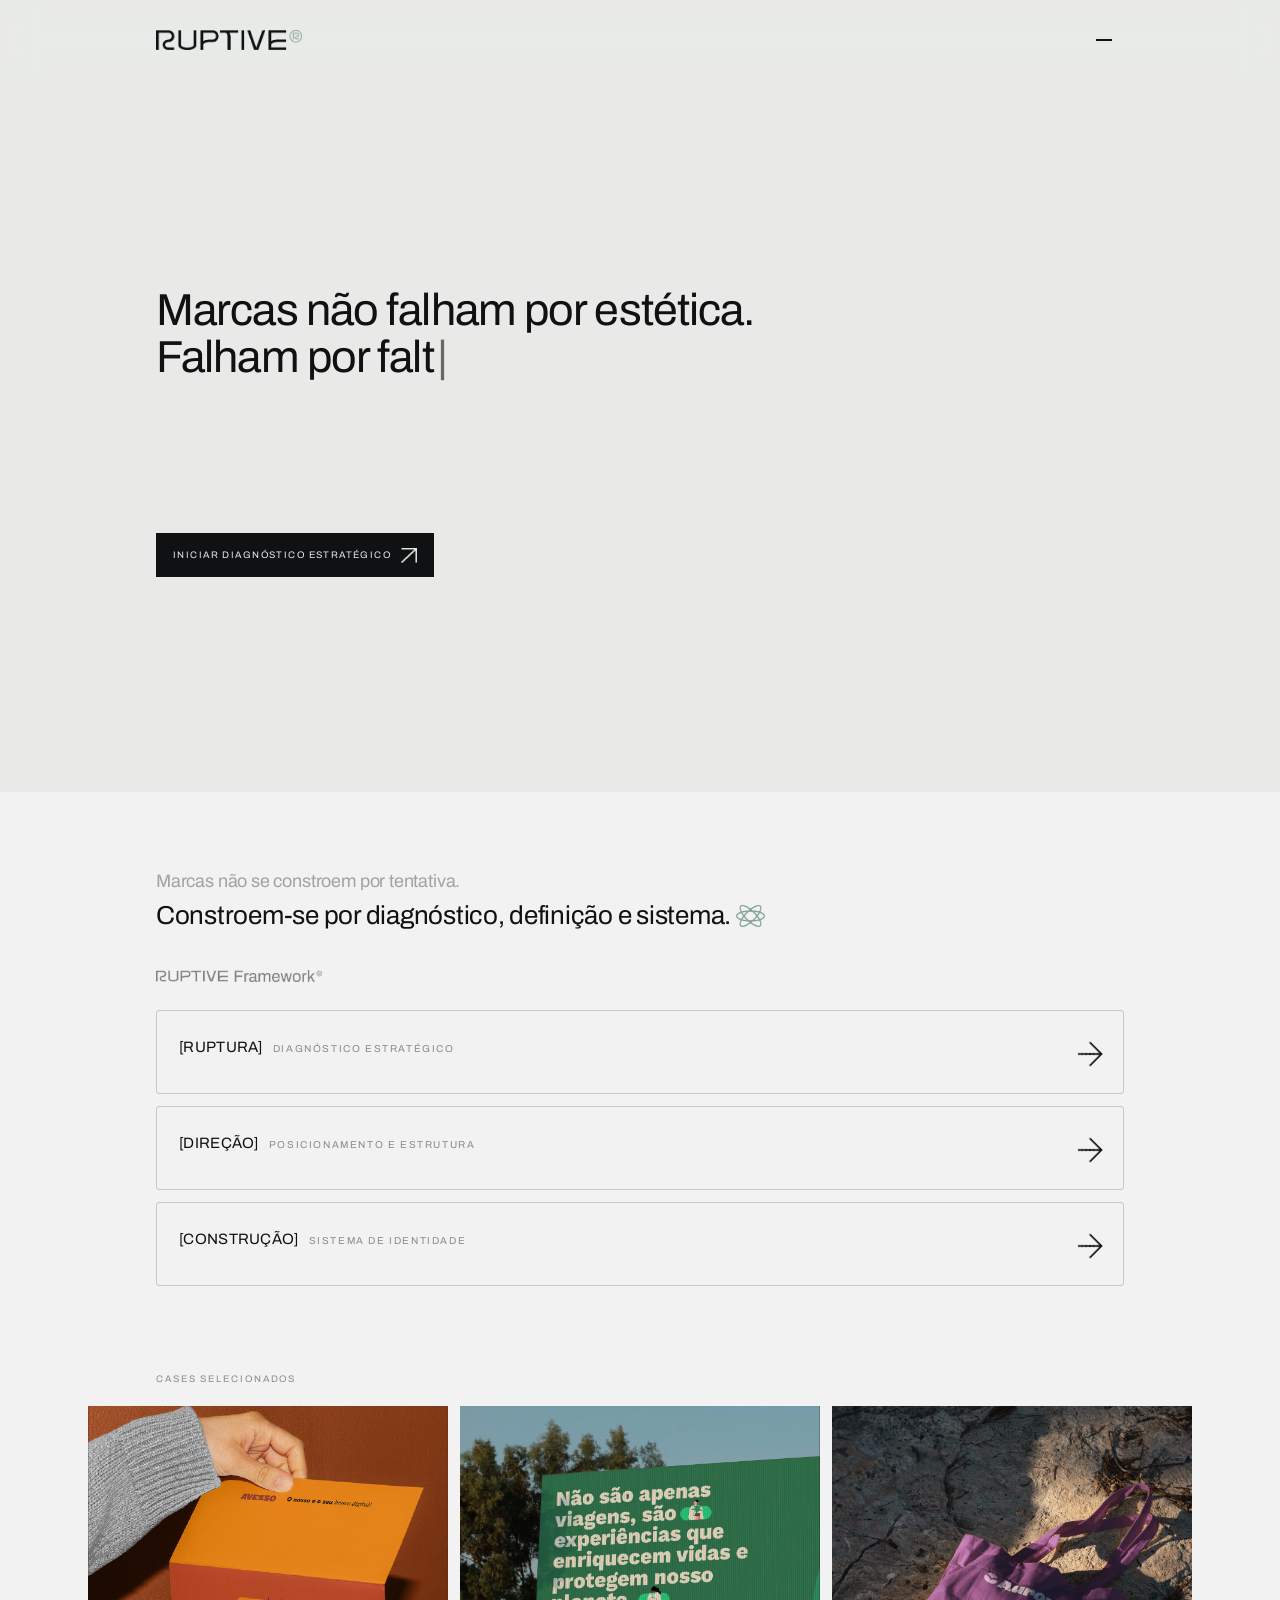
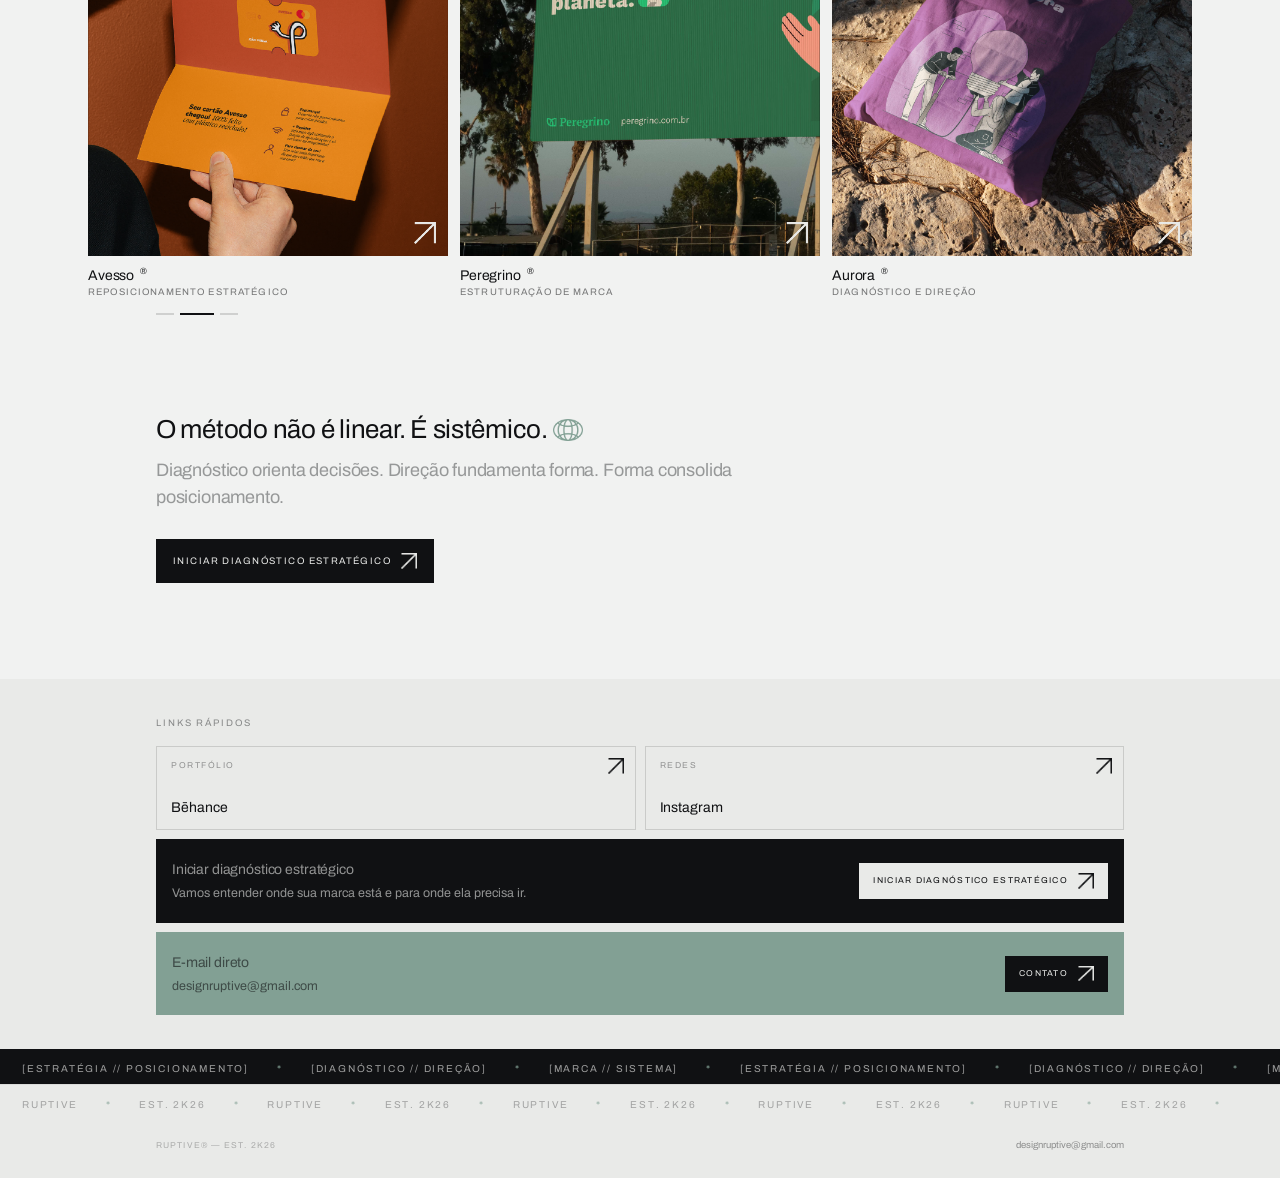
<file: index.html>
<!DOCTYPE html>
<html lang="pt-BR">
<head>
<meta charset="UTF-8">
<meta name="viewport" content="width=device-width, initial-scale=1.0">
<title>RUPTIVE</title>
<link rel="icon" type="image/png" href="src/favicon.png">
<link rel="preconnect" href="https://fonts.googleapis.com">
<link rel="preconnect" href="https://fonts.gstatic.com" crossorigin>
<link href="https://fonts.googleapis.com/css2?family=Archivo&display=swap" rel="stylesheet">
<link rel="stylesheet" href="index.css">
</head>
<body>

<div class="overlay" id="overlay"></div>

<nav class="nav-drawer" id="drawer">
  <button class="nav-drawer-close" id="drawerClose">&#x2715;</button>
  <a href="#method" id="navMethod">M&#xE9;todo</a>
  <a href="#cases" id="navCases">Cases</a>
  <a href="#contact" id="navContact">Contato</a>
  <a href="diagnostico.html" id="navDiag">Iniciar diagn&#xF3;stico</a>
</nav>

<header>
  <div class="hdr">
    <a class="logo" href="#"><img id="navLogo" src="src/logo.png" alt="RUPTIVE"></a>
    <button class="ham" id="ham" aria-label="Abrir menu">
      <span></span><span></span><span></span>
    </button>
  </div>
</header>

<section class="hero">
  <div class="col">
    <h1><span id="heroType" data-text="Marcas n&#xE3;o falham por est&#xE9;tica.|| Falham por falta de dire&#xE7;&#xE3;o.">Marcas n&#xE3;o falham por est&#xE9;tica. Falham por falta de dire&#xE7;&#xE3;o.</span><span class="type-cursor" id="typeCursor">|</span><img class="title-icon" id="heroIcon" src="src/icon6.png" alt=""></h1>
    <p class="hero-sub sub-reveal"><span id="heroSubType" data-text="Diagn&#xF3;stico, posicionamento e estrutura.">Diagn&#xF3;stico, posicionamento e estrutura.</span><span class="type-cursor" id="subCursor">|</span></p>
    <a href="diagnostico.html" class="btn hero-cta btn-reveal">
      Iniciar diagn&#xF3;stico estrat&#xE9;gico
      <span class="sq"><img class="arr-w" src="src/seta-w.png" alt=""><img class="arr-b" src="src/seta-b.png" alt=""></span>
    </a>
  </div>
  <div class="hero-arrow" aria-hidden="true">
    <img src="src/seta-b.png" alt="">
  </div>
</section>

<section id="method" class="section-alt section-split reveal-item">
  <div class="col">
    <div class="framework-title">
      <div class="ft-top reveal-item">Marcas n&#xE3;o se constroem por tentativa.</div>
      <div class="ft-main reveal-item">Constroem-se por diagn&#xF3;stico, defini&#xE7;&#xE3;o e sistema.<img src="src/icon3.png" alt=""></div>
    </div>
    <div class="framework-head">
      <img class="framework-logo reveal-item" src="src/framework.png" alt="RUPTIVE Framework">
    </div>
    <div class="method-list">
      <div class="method-item reveal-item" data-open="false">
        <div class="method-head">
          <div class="method-left">
            <div>
              <div class="method-name">[RUPTURA]<span class="method-subtitle">Diagn&#xF3;stico Estrat&#xE9;gico</span></div>
              <div class="method-desc">Investiga&#xE7;&#xE3;o aprofundada do neg&#xF3;cio e do cen&#xE1;rio competitivo para identificar desalinhamentos e oportunidades.</div>
            </div>
          </div>
          <div class="method-toggle">
            <img class="method-arrow" src="src/seta-b.png" alt="">
          </div>
        </div>
        <div class="method-body">
          <div class="method-content">
            <ul class="method-bullets">
              <li>Entrevista estrat&#xE9;gica</li>
              <li>Identifica&#xE7;&#xE3;o de inconsist&#xEA;ncias</li>
              <li>Mapeamento de diferencia&#xE7;&#xE3;o</li>
              <li>An&#xE1;lise comparativa de mercado</li>
            </ul>
          </div>
        </div>
      </div>
      <div class="method-item reveal-item" data-open="false">
        <div class="method-head">
          <div class="method-left">
            <div>
              <div class="method-name">[DIRE&#xC7;&#xC3;O]<span class="method-subtitle">Posicionamento e Estrutura</span></div>
              <div class="method-desc">Transforma&#xE7;&#xE3;o de informa&#xE7;&#xE3;o em decis&#xF5;es estruturadas de posicionamento.</div>
            </div>
          </div>
          <div class="method-toggle">
            <img class="method-arrow" src="src/seta-b.png" alt="">
          </div>
        </div>
        <div class="method-body">
          <div class="method-content">
            <ul class="method-bullets">
              <li>Proposta de valor</li>
              <li>Direcionamento verbal</li>
              <li>Territ&#xF3;rio conceitual</li>
              <li>P&#xFA;blico priorit&#xE1;rio</li>
              <li>Pilares estrat&#xE9;gicos</li>
            </ul>
          </div>
        </div>
      </div>
      <div class="method-item reveal-item" data-open="false">
        <div class="method-head">
          <div class="method-left">
            <div>
              <div class="method-name">[CONSTRU&#xC7;&#xC3;O]<span class="method-subtitle">Sistema de Identidade</span></div>
              <div class="method-desc">Materializa&#xE7;&#xE3;o da estrat&#xE9;gia em um sistema de marca coerente e consistente.</div>
            </div>
          </div>
          <div class="method-toggle">
            <img class="method-arrow" src="src/seta-b.png" alt="">
          </div>
        </div>
        <div class="method-body">
          <div class="method-content">
            <ul class="method-bullets">
              <li>Conceito visual fundamentado</li>
              <li>Sistema tipogr&#xE1;fico e crom&#xE1;tico</li>
              <li>Elementos gr&#xE1;ficos</li>
              <li>Aplica&#xE7;&#xF5;es priorit&#xE1;rias</li>
              <li>Guia estrat&#xE9;gico de uso</li>
            </ul>
          </div>
        </div>
      </div>
    </div>
  </div>
</section>

<section id="cases" class="section-split">
  <p class="sec-tag">Cases Selecionados</p>
  <div class="slider-out">
    <div class="slider-trk" id="sliderTrk">

      <!-- card 0: Avesso -->
      <div class="card card-reveal">
        <a href="https://www.behance.net/gallery/192336403/AVESSO-" target="_blank" rel="noopener" class="card-link">
          <div class="card-img">
            <img src="src/avesso.png" alt="Avesso">
            <span class="card-arr"><img src="src/seta-w.png" alt=""></span>
          </div>
          <div class="card-info">
            <div class="card-name">Avesso <span class="reg">&#xAE;</span></div>
            <div class="card-kind">Reposicionamento estrat&#xE9;gico</div>
          </div>
        </a>
      </div>

      <!-- card 1: Peregrino (initial center) -->
      <div class="card card-reveal">
        <a href="https://www.behance.net/gallery/184367747/Peregrino-" target="_blank" rel="noopener" class="card-link">
          <div class="card-img">
            <img src="src/peregrino.png" alt="Peregrino">
            <span class="card-arr"><img src="src/seta-w.png" alt=""></span>
          </div>
          <div class="card-info">
            <div class="card-name">Peregrino <span class="reg">&#xAE;</span></div>
            <div class="card-kind">Estrutura&#xE7;&#xE3;o de marca</div>
          </div>
        </a>
      </div>

      <!-- card 2: Aurora -->
      <div class="card card-reveal">
        <a href="https://www.behance.net/gallery/191677025/Aurora-" target="_blank" rel="noopener" class="card-link">
          <div class="card-img">
            <img src="src/aurora.png" alt="Aurora">
            <span class="card-arr"><img src="src/seta-w.png" alt=""></span>
          </div>
          <div class="card-info">
            <div class="card-name">Aurora <span class="reg">&#xAE;</span></div>
            <div class="card-kind">Diagn&#xF3;stico e dire&#xE7;&#xE3;o</div>
          </div>
        </a>
      </div>

    </div>
  </div>
  <div class="dots" id="dots">
    <button class="dot"    data-i="0"></button>
    <button class="dot on" data-i="1"></button>
    <button class="dot"    data-i="2"></button>
  </div>
</section>



<section class="dual-block section-alt section-split">
  <div class="col">
    <div class="dual-top">
      <div class="dual-title-wrap">
        <div class="dual-title reveal-item">O m&#xE9;todo n&#xE3;o &#xE9; linear. &#xC9; sist&#xEA;mico.<img src="src/icon10.png" alt=""></div>
        <div class="dual-sub reveal-item">Diagn&#xF3;stico orienta decis&#xF5;es. Dire&#xE7;&#xE3;o fundamenta forma. Forma consolida posicionamento.</div>
        <a href="diagnostico.html" class="btn hero-cta dual-cta btn-reveal reveal-item">
          Iniciar diagn&#xF3;stico estrat&#xE9;gico
          <span class="sq"><img class="arr-w" src="src/seta-w.png" alt=""><img class="arr-b" src="src/seta-b.png" alt=""></span>
        </a>
      </div>
    </div>
  </div>
</section>





<div class="shadow-divider"></div>

<section id="contact" class="section-split">
  <div class="col">
    <p class="sec-tag" style="padding:0;margin-bottom:0;">Links R&#xE1;pidos</p>
    <div class="links-grid">
      <a class="lk" href="https://www.behance.net/ruptive-design" target="_blank" rel="noopener">
        <span class="lk-label">Portf&#xF3;lio</span>
        <span class="lk-name">B&#x113;hance</span>
        <span class="lk-sq"><img class="arr-b" src="src/seta-b.png" alt=""><img class="arr-w" src="src/seta-w.png" alt=""></span>
      </a>
      <a class="lk" href="https://www.instagram.com/designruptive/" target="_blank" rel="noopener">
        <span class="lk-label">Redes</span>
        <span class="lk-name">Instagram</span>
        <span class="lk-sq"><img class="arr-b" src="src/seta-b.png" alt=""><img class="arr-w" src="src/seta-w.png" alt=""></span>
      </a>
    </div>
    <div class="strip dark">
      <div class="strip-txt">
        <strong>Iniciar diagn&#xF3;stico estrat&#xE9;gico</strong>
        Vamos entender onde sua marca est&#xE1; e para onde ela precisa ir.
      </div>
      <a href="diagnostico.html" class="strip-btn">
        Iniciar diagn&#xF3;stico estrat&#xE9;gico
        <span class="sq"><img class="arr-b" src="src/seta-b.png" alt=""><img class="arr-w" src="src/seta-w.png" alt=""></span>
      </a>
    </div>
    <div class="strip green">
      <div class="strip-txt">
        <strong>E-mail direto</strong>
        designruptive@gmail.com
      </div>
      <a href="mailto:designruptive@gmail.com" class="strip-btn">
        Contato
        <span class="sq"><img class="arr-b" src="src/seta-b.png" alt=""><img class="arr-w" src="src/seta-w.png" alt=""></span>
      </a>
    </div>
  </div>
</section>

<div class="ticker-block">
  <div class="tk-row r1">
    <div class="tk-in">
      <span>[ESTRAT&#xC9;GIA // POSICIONAMENTO]</span><span class="sep">*</span>
      <span>[DIAGN&#xD3;STICO // DIRE&#xC7;&#xC3;O]</span><span class="sep">*</span>
      <span>[MARCA // SISTEMA]</span><span class="sep">*</span>
      <span>[ESTRAT&#xC9;GIA // POSICIONAMENTO]</span><span class="sep">*</span>
      <span>[DIAGN&#xD3;STICO // DIRE&#xC7;&#xC3;O]</span><span class="sep">*</span>
      <span>[MARCA // SISTEMA]</span><span class="sep">*</span>
      <span>[ESTRAT&#xC9;GIA // POSICIONAMENTO]</span><span class="sep">*</span>
      <span>[DIAGN&#xD3;STICO // DIRE&#xC7;&#xC3;O]</span><span class="sep">*</span>
    </div>
  </div>
  <div class="tk-row r2">
    <div class="tk-in">
      <span>RUPTIVE</span><span class="sep">*</span><span>EST. 2K26</span><span class="sep">*</span>
      <span>RUPTIVE</span><span class="sep">*</span><span>EST. 2K26</span><span class="sep">*</span>
      <span>RUPTIVE</span><span class="sep">*</span><span>EST. 2K26</span><span class="sep">*</span>
      <span>RUPTIVE</span><span class="sep">*</span><span>EST. 2K26</span><span class="sep">*</span>
      <span>RUPTIVE</span><span class="sep">*</span><span>EST. 2K26</span><span class="sep">*</span>
    </div>
  </div>
</div>

<footer>
  <div class="ftr">
    <span class="ftr-copy">RUPTIVE&#xAE; &#x2014; Est. 2K26</span>
    <a href="mailto:designruptive@gmail.com" class="ftr-mail">designruptive@gmail.com</a>
  </div>
</footer>

<script src="index.js"></script>
</body>
</html>
</file>
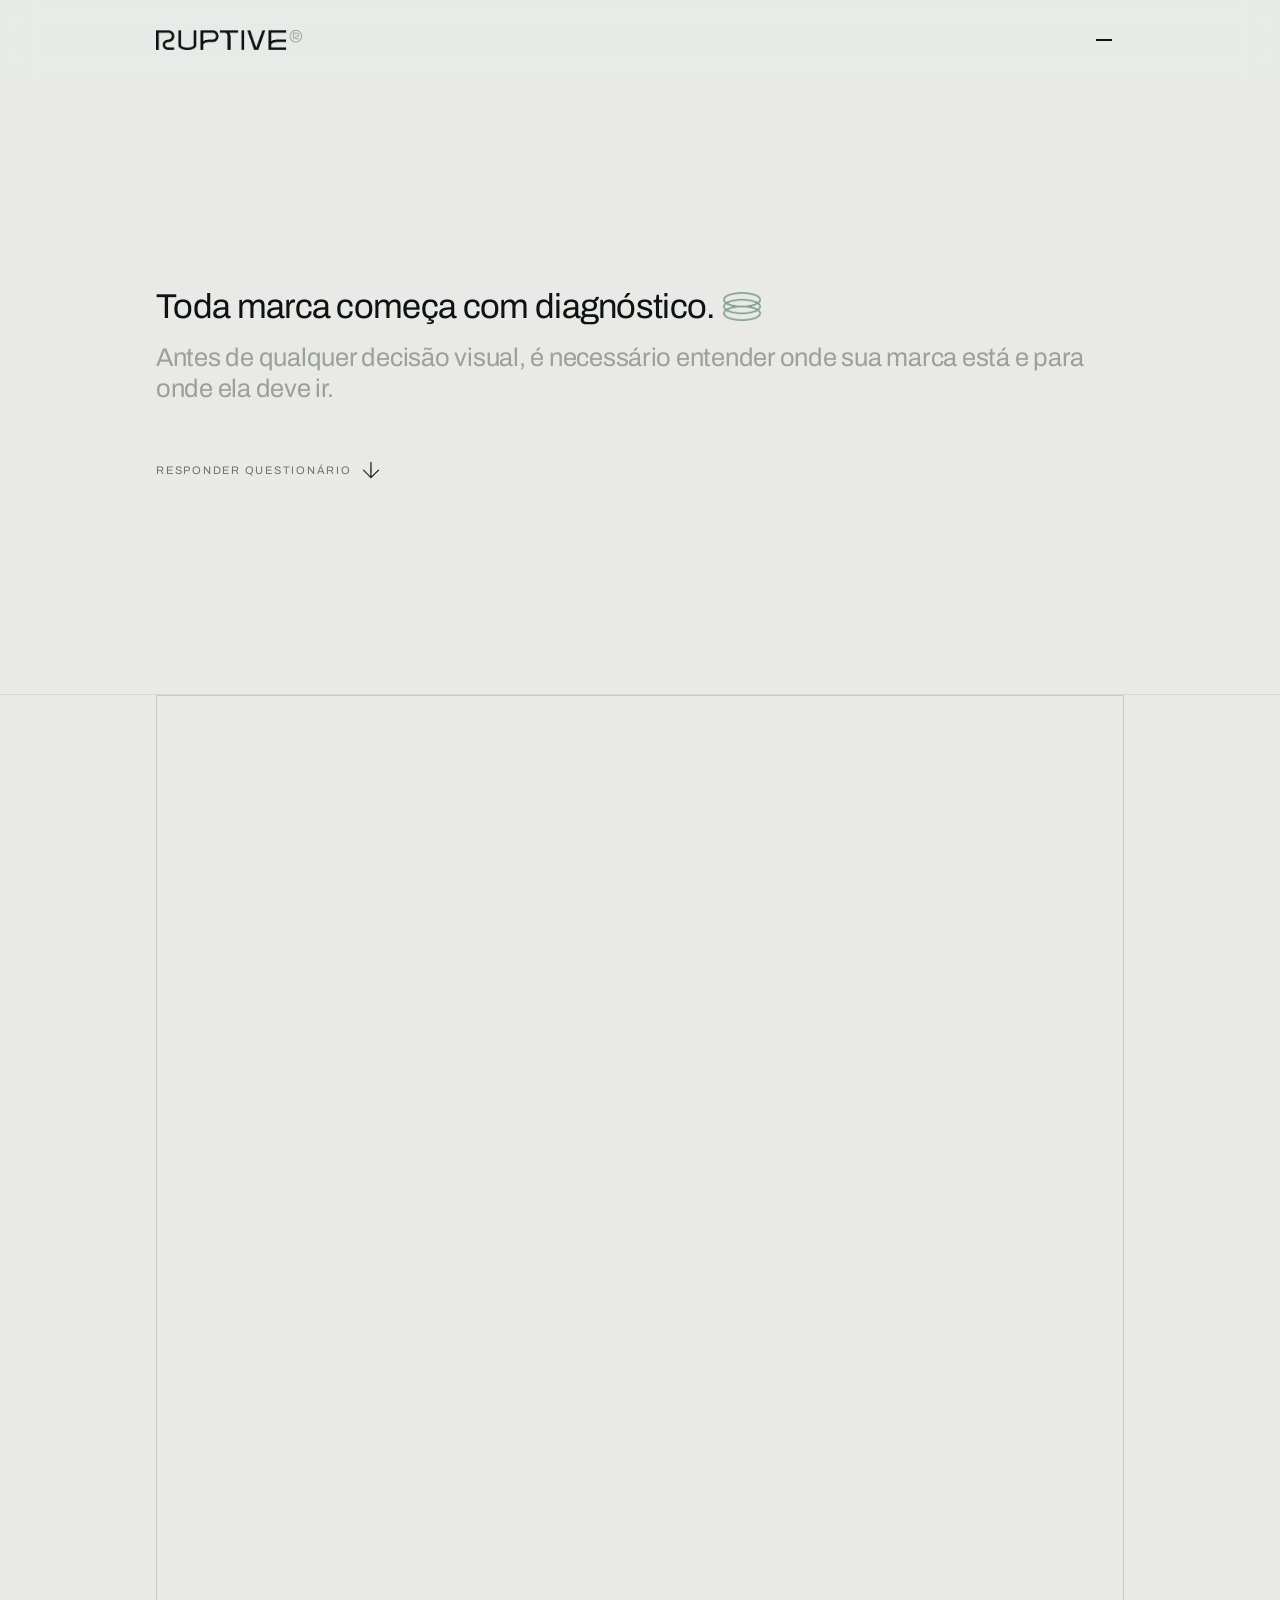
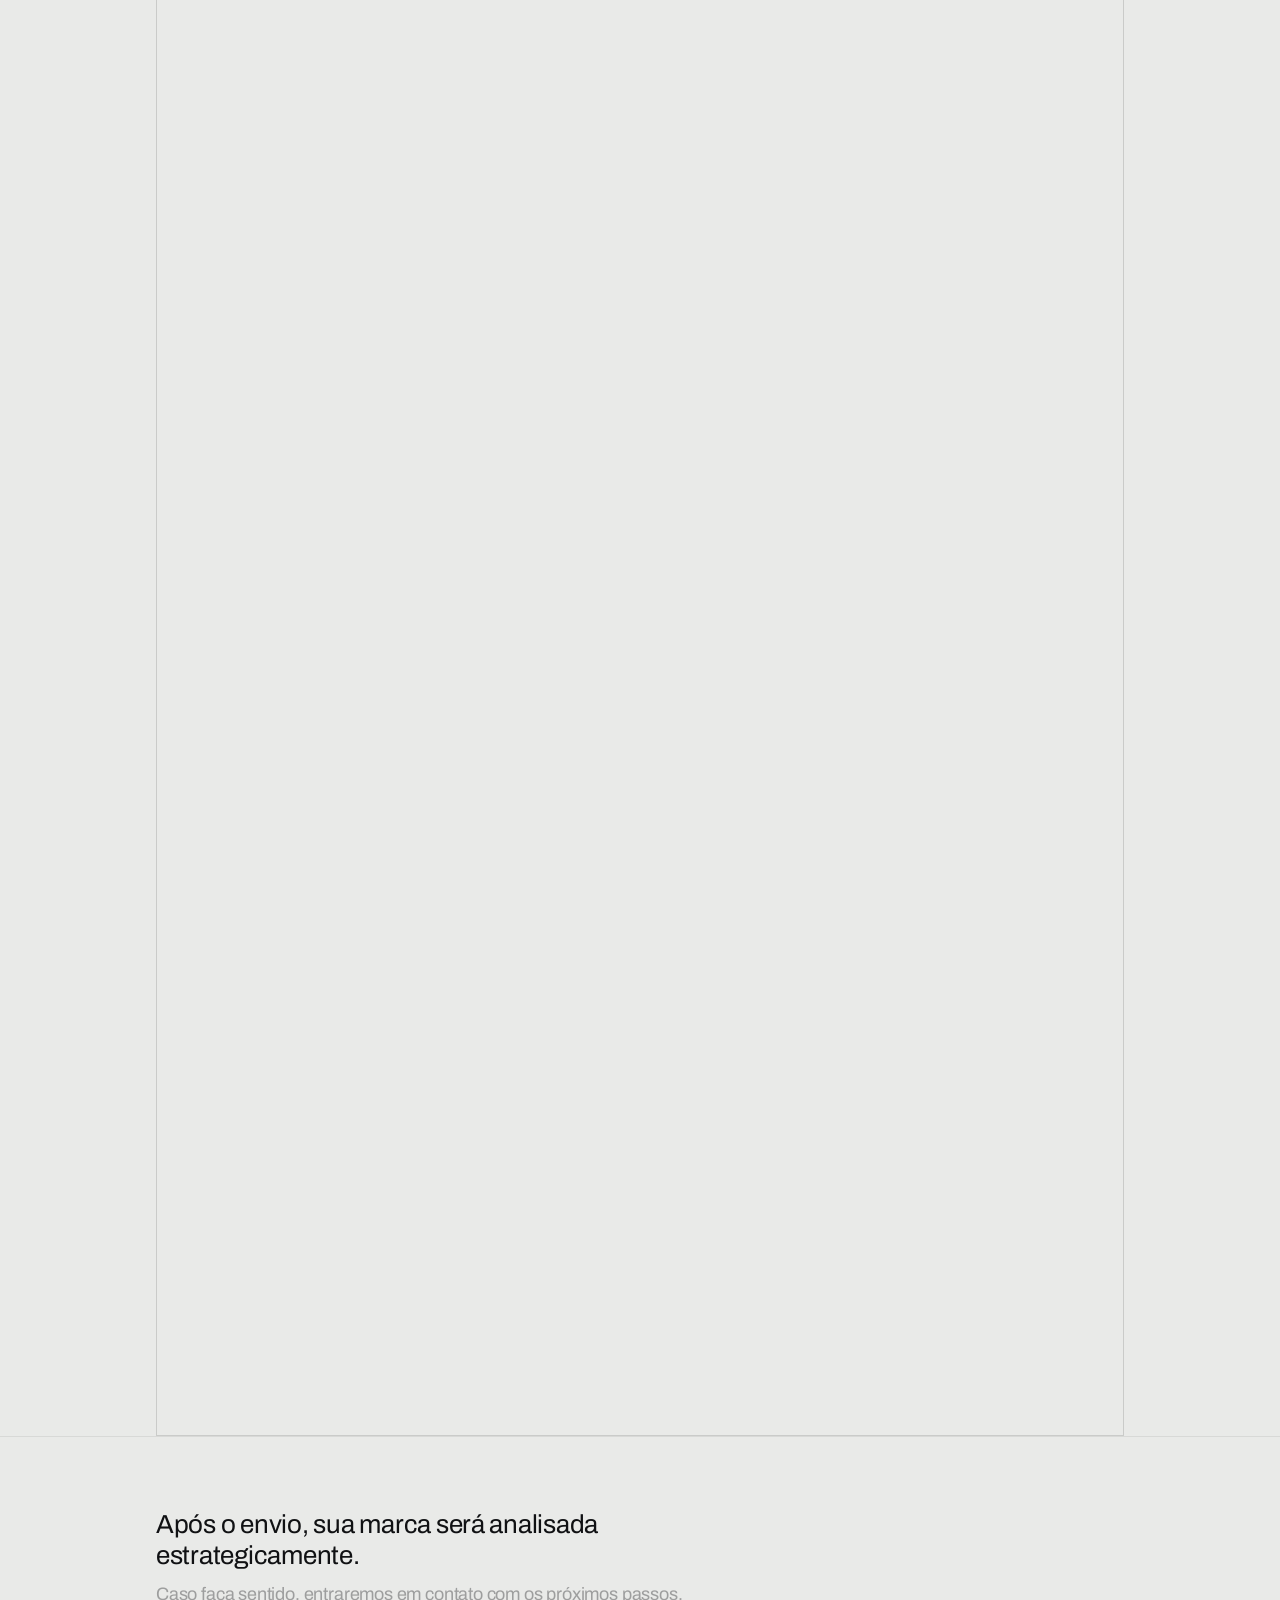
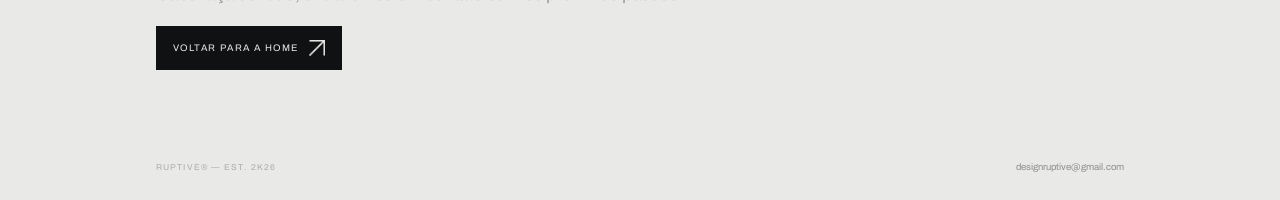
<file: diagnostico.html>
<!DOCTYPE html>
<html lang="pt-BR">
<head>
<meta charset="UTF-8">
<meta name="viewport" content="width=device-width, initial-scale=1.0">
<title>RUPTIVE</title>
<link rel="icon" type="image/png" href="src/favicon.png">
<link rel="preconnect" href="https://fonts.googleapis.com">
<link rel="preconnect" href="https://fonts.gstatic.com" crossorigin>
<link href="https://fonts.googleapis.com/css2?family=Archivo&display=swap" rel="stylesheet">
<link rel="stylesheet" href="diagnostico.css">
</head>
<body>

<div class="overlay" id="overlay"></div>

<nav class="nav-drawer" id="drawer">
  <button class="nav-drawer-close" id="drawerClose">&#x2715;</button>
  <a href="index.html#cases" id="navCases">Cases</a>
  <a href="index.html#contact" id="navContact">Contato</a>
  <a href="diagnostico.html" id="navDiag">Iniciar diagn&#xF3;stico estrat&#xE9;gico</a>
</nav>

<header>
  <div class="hdr">
    <a class="logo" href="index.html"><img id="navLogo" src="src/logo.png" alt="RUPTIVE"></a>
    <button class="ham" id="ham" aria-label="Abrir menu">
      <span></span><span></span><span></span>
    </button>
  </div>
</header>

<section class="hero">
  <div class="col">
    <h1><span id="heroType" data-text="Toda marca come&#xE7;a com diagn&#xF3;stico.">Toda marca come&#xE7;a com diagn&#xF3;stico.</span><span class="type-cursor" id="typeCursor">|</span><img class="title-icon" id="heroIcon" src="src/icon6.png" alt=""></h1>
    <p class="hero-sub sub-reveal">Antes de qualquer decis&#xE3;o visual, &#xE9; necess&#xE1;rio entender onde sua marca est&#xE1; e para onde ela deve ir.</p>
    <a href="#formulario" class="hero-link">Responder question&#xE1;rio <span class="sq"><img src="src/seta-b.png" alt=""></span></a>
  </div>
</section>
<section class="section-split" id="formulario">
  <div class="col">
    <div class="form-wrap">
      <iframe src="https://docs.google.com/forms/d/e/1FAIpQLSdI5ETxoVG-0nO31UK0uJL_KXd_tN7zLgIDV9OURpmWiJz2xQ/viewform?embedded=true" width="100%" height="2300" frameborder="0" marginheight="0" marginwidth="0">Carregando&#x2026;</iframe>
    </div>
  </div>
</section>

<section class="section-split post-section">
  <div class="col">
    <p class="post-title">Ap&#xF3;s o envio, sua marca ser&#xE1; analisada estrategicamente.</p>
    <p class="post-sub">Caso fa&#xE7;a sentido, entraremos em contato com os pr&#xF3;ximos passos.</p>
    <a href="index.html" class="btn">Voltar para a home <span class="sq"><img class="arr-w" src="src/seta-w.png" alt=""><img class="arr-b" src="src/seta-b.png" alt=""></span></a>
  </div>
</section>
<footer>
  <div class="ftr">
    <span class="ftr-copy">RUPTIVE&#xAE; &#x2014; Est. 2K26</span>
    <a href="mailto:designruptive@gmail.com" class="ftr-mail">designruptive@gmail.com</a>
  </div>
</footer>

<script src="diagnostico.js"></script>
</body>
</html>
</file>
<file: index.css>
*,*::before,*::after{box-sizing:border-box;margin:0;padding:0}
:root{--bg:#E9EAE8;--bg-alt:#F1F2F1;--dark:#101113;--sage:#82A094;--f:'Archivo',sans-serif;--max:500px;--pad:22px}
html,body{overflow-x:hidden}
body{font-family:var(--f);font-weight:400;background:var(--bg);color:var(--dark);min-height:100vh;overflow-x:hidden;padding-top:72px}
img{max-width:100%;height:auto}
.col{width:100%;max-width:var(--max);margin:0 auto;padding:0 var(--pad)}
@media(min-width:900px){:root{--max:900px;--pad:28px}}
@media(min-width:1200px){:root{--max:1040px;--pad:36px}}

/* OVERLAY */
.overlay{position:fixed;inset:0;background:rgba(16,17,19,.45);z-index:199;opacity:0;pointer-events:none;transition:opacity .28s}
.overlay.open{opacity:1;pointer-events:all}

/* DRAWER */
.nav-drawer{position:fixed;top:0;right:0;width:min(280px,80vw);height:100vh;background:var(--dark);z-index:200;display:flex;flex-direction:column;padding:28px var(--pad);transform:translateX(100%);transition:transform .32s cubic-bezier(.4,0,.2,1)}
.nav-drawer.open{transform:translateX(0)}
.nav-drawer-close{align-self:flex-end;background:none;border:none;color:var(--bg);font-size:20px;cursor:pointer;opacity:.5;margin-bottom:36px;font-family:var(--f);transition:opacity .18s}
.nav-drawer-close:hover{opacity:1}
.nav-drawer a{font-size:13px;letter-spacing:.14em;text-transform:uppercase;color:var(--bg);text-decoration:none;opacity:.55;padding:14px 0;border-bottom:1px solid rgba(233,234,232,.08);transition:opacity .18s}
.nav-drawer a:hover{opacity:1}
.nav-drawer a:last-child{border-bottom:none}

/* HEADER */
header{position:fixed;top:0;left:0;right:0;z-index:100;background:rgba(233,234,232,.35);backdrop-filter:blur(16px);-webkit-backdrop-filter:blur(16px);padding:24px 0}
.hdr{max-width:var(--max);margin:0 auto;padding:0 var(--pad);display:flex;align-items:center;justify-content:space-between}
.logo{display:flex;align-items:center;text-decoration:none}
.logo img{height:20px;width:auto;display:block;transition:opacity .22s ease,transform .22s ease}
.logo img.swap{opacity:.25;transform:scale(.96)}
.ham{display:flex;flex-direction:column;justify-content:center;gap:5px;width:32px;height:32px;background:none;border:none;cursor:pointer;padding:4px;flex-shrink:0}
.ham span{display:block;height:1.5px;background:var(--dark);transition:transform .22s,opacity .22s;transform-origin:center}
.ham span:nth-child(2){width:65%}
.ham.open span:nth-child(1){transform:translateY(6.5px) rotate(45deg)}
.ham.open span:nth-child(2){opacity:0}
.ham.open span:nth-child(3){transform:translateY(-6.5px) rotate(-45deg)}

/* HERO — espaçamento menor embaixo */
.hero{min-height:80vh;display:flex;align-items:center;padding:8px 0;position:relative}
.hero-arrow{position:absolute;left:50%;bottom:18px;transform:translateX(-50%) rotate(135deg);width:18px;height:18px;opacity:0;transition:opacity .5s ease,transform .5s ease}
.hero-arrow.show{opacity:.55;transform:translateX(-50%) rotate(135deg) translateY(0)}
.hero-arrow.hide{opacity:0}
.hero-arrow img{width:100%;height:100%;object-fit:contain}
@media(min-width:560px){.hero{min-height:80vh}}
.hero .col{width:100%}
.hero .col{padding-right:calc(var(--pad) + 16px)}
.hero-tag{font-size:10px;letter-spacing:.15em;text-transform:uppercase;color:rgba(16,17,19,.45);margin-bottom:78px}
.tag-reveal{opacity:0;transform:translateY(6px);animation:tagIn .8s ease forwards;animation-delay:.2s}
@keyframes tagIn{to{opacity:1;transform:translateY(0)}}
.sub-reveal{opacity:0;transform:translateY(6px);animation:subIn .8s ease forwards;animation-delay:.45s}
@keyframes subIn{to{opacity:1;transform:translateY(0)}}
.btn-reveal{opacity:0;transform:translateY(6px);animation:btnIn .8s ease forwards;animation-delay:.65s}
@keyframes btnIn{to{opacity:1;transform:translateY(0)}}
h1{font-size:clamp(30px,6vw,50px);font-weight:400;line-height:1.06;letter-spacing:-.02em;margin-bottom:8px;min-height:2.4em}
.h1-line1{display:inline-flex;align-items:center;gap:.28em}
.title-icon{height:.82em;width:auto;display:inline-block;flex-shrink:0;position:relative;top:.06em;margin-left:.2em}
.type-cursor{display:inline-block;margin-left:.08em;opacity:.6;animation:blink 1s steps(2,end) infinite}
@keyframes blink{0%,49%{opacity:0}50%,100%{opacity:.7}}
.br-desktop{display:none}
.hero-sub{font-size:clamp(20px,3.7vw,34px);line-height:1.22;color:rgba(16,17,19,.35);letter-spacing:-.01em;margin-bottom:90px}
@media(min-width:900px){
  h1{font-size:clamp(28px,3.5vw,48px)}
  .hero-sub{font-size:clamp(22px,2.8vw,34px)}
  .br-desktop{display:inline}
  .hero .col{padding-right:calc(var(--pad) + 40px)}
}
@media(max-width:559px){
  body{padding-top:64px}
  .hero{padding:12px 0 52px;min-height:80vh}
  .hero h1{font-size:clamp(22px,6.6vw,32px)}
  .hero-sub{font-size:clamp(16px,4.2vw,24px)}
  .hero-sub{margin-bottom:60px}
  .hero .col{padding-right:calc(var(--pad) + 40px)}
  .hero h1{min-height:3.2em}
  .framework-title{margin:18px 0 28px}
  .framework-title .ft-top{font-size:clamp(18px,5.6vw,26px)}
  .framework-title .ft-main{font-size:clamp(26px,8.2vw,38px)}
  .method-item{padding:20px 16px}
  .method-bullets{grid-template-columns:1fr}
  .method-toggle{width:20px;height:20px}
  .method-arrow{width:16px;height:16px}
  .dual-title{font-size:clamp(18px,5.2vw,24px)}
  .dual-sub{font-size:clamp(12px,3.6vw,18px);white-space:normal}
  .dual-cta{margin-top:20px}
  body::after{height:35vh}
}

/* SECTION SPLIT */
.section-split{border-top:0;padding-top:8px}
.section-alt{background:var(--bg-alt)}

/* DUAL BLOCK */
.dual-block{padding:56px 0 72px}
.dual-top{display:flex;flex-direction:column;gap:18px}
.dual-title{font-size:clamp(18px,3.2vw,26px);line-height:1.15;letter-spacing:-.01em;color:var(--dark)}
.dual-title img{height:.85em;width:auto;display:inline-block;vertical-align:-0.12em;margin-left:.18em}
.dual-cta{align-self:flex-start;margin-top:28px;margin-bottom:24px}
.dual-sub{font-size:clamp(12px,2vw,18px);line-height:1.5;color:rgba(16,17,19,.4);letter-spacing:-.01em;white-space:normal;word-break:break-word}
.dual-sub{margin-top:12px}
@media(min-width:900px){
  .dual-title-wrap{max-width:720px}
  .dual-sub{max-width:620px}
}

/* METHOD */
#method{padding:54px 0 40px}
.framework-head{display:flex;align-items:center;gap:10px;margin-bottom:28px;padding-top:4px}
.framework-logo{height:12px;width:auto;display:block}
.framework-head .sec-tag{padding:0;margin:0}
.framework-title{margin:24px 0 36px}
.framework-title .ft-top{font-size:clamp(12px,2vw,18px);line-height:1.25;color:rgba(16,17,19,.35);letter-spacing:-.01em;margin-bottom:8px}
.framework-title .ft-main{font-size:clamp(18px,3.2vw,26px);line-height:1.15;letter-spacing:-.01em;color:var(--dark)}
.framework-title .ft-main img{height:.85em;width:auto;display:inline-block;vertical-align:-0.12em;margin-left:.18em}
.method-title{font-size:16px;letter-spacing:-.01em;margin-bottom:16px}
.method-list{display:flex;flex-direction:column;gap:12px}
.method-item{border:1px solid rgba(16,17,19,.18);padding:28px 22px;border-radius:3px;transition:border-color .18s ease,background .2s ease}
.method-item:last-child{margin-bottom:0}
.method-item.open{border-color:rgba(16,17,19,.32)}
.method-head{display:flex;align-items:flex-start;justify-content:space-between;gap:18px;cursor:pointer}
.method-left{display:flex;gap:18px;align-items:flex-start}
.method-name{font-size:14px;letter-spacing:.02em;text-transform:uppercase;white-space:nowrap}
.method-subtitle{font-size:10px;letter-spacing:.16em;text-transform:uppercase;color:rgba(16,17,19,.45);margin-left:10px}
.method-desc{font-size:13px;line-height:1.68;color:rgba(16,17,19,.58);margin-top:10px;max-width:520px}
.method-item:not(.open) .method-desc{display:none}
.method-toggle{width:22px;height:22px;display:flex;align-items:center;justify-content:center;flex-shrink:0;margin-top:4px}
.method-arrow{width:18px;height:18px;display:block;transform:rotate(45deg);transition:transform .2s ease}
.method-item.open .method-arrow{transform:rotate(135deg)}
.method-body{max-height:0;overflow:hidden;transition:max-height .28s ease;will-change:max-height}
.method-content{padding-top:12px}
.method-text{font-size:13px;line-height:1.68;color:rgba(16,17,19,.58)}
.method-bullets{margin-top:10px;display:grid;grid-template-columns:repeat(2,minmax(0,1fr));gap:6px 18px;font-size:12.5px;line-height:1.6;color:rgba(16,17,19,.55)}
.method-bullets li{list-style:none;text-decoration:underline;text-underline-offset:3px;text-decoration-thickness:1px}
.reveal-item{opacity:0;transform:translateY(10px);transition:opacity .6s ease,transform .6s ease}
.reveal-item.in{opacity:1;transform:translateY(0)}
.reveal-line{opacity:0;transform:translateX(-14px);transition:opacity .5s ease,transform .5s ease}
.reveal-line.in{opacity:1;transform:translateX(0)}
.reveal-line.right{transform:translateX(14px)}
@media(min-width:900px){
  .method-name{font-size:15px}
  .method-desc{font-size:13.5px;max-width:660px}
}

/* MICRO BLOCK */
.micro-block{padding:0}
.micro-lead{font-size:14.5px;line-height:1.7;color:rgba(16,17,19,.78);letter-spacing:.01em;margin-bottom:14px}
.micro-note{font-size:12.5px;line-height:1.7;color:rgba(16,17,19,.6);letter-spacing:.02em;margin-bottom:14px}
.micro-steps{font-size:12.5px;line-height:1.9;letter-spacing:.08em;text-transform:uppercase;color:rgba(16,17,19,.58)}
.micro-steps span{display:block;padding-left:2px}
@media(min-width:900px){
  .micro-lead{font-size:15px;max-width:640px}
  .micro-note{font-size:13px;max-width:640px}
  .micro-steps{font-size:13px;max-width:640px}
}

/* BUTTONS */
.btn,.strip-btn{display:inline-flex;align-items:center;gap:10px;font-family:var(--f);font-size:9.5px;letter-spacing:.15em;text-transform:uppercase;text-decoration:none;cursor:pointer;transition:background .2s,color .2s}
.btn{color:var(--bg);background:var(--dark);padding:13px 16px;border:1.5px solid var(--dark)}
.btn:hover{background:transparent;color:var(--dark)}
.sq{width:16px;height:16px;display:inline-flex;align-items:center;justify-content:center;flex-shrink:0;overflow:hidden}
.sq img{width:100%;height:100%;object-fit:contain}
.arr-w{display:block}.arr-b{display:none}
.btn .arr-w{display:block}.btn .arr-b{display:none}
.btn:hover .arr-w{display:none}.btn:hover .arr-b{display:block}

/* CASES — espaçamento menor em cima */
#cases{padding:48px 0 44px;background:var(--bg-alt)}
.sec-tag{font-size:9.5px;letter-spacing:.2em;text-transform:uppercase;color:rgba(16,17,19,.45);padding:0 var(--pad);max-width:var(--max);margin:0 auto 22px}

/* Slider */
.slider-out{overflow:hidden}
.slider-trk{
  display:flex;
  gap:12px;
  will-change:transform;
  /* start at card 1 (Peregrino), set by JS */
}
.card{width:calc(min(90vw, 360px));flex-shrink:0;cursor:grab;user-select:none}
.card:active{cursor:grabbing}
.card-reveal{opacity:0;transform:translateY(14px);transition:opacity .6s ease,transform .6s ease}
.card-reveal.in{opacity:1;transform:translateY(0)}
.card-link{display:block;text-decoration:none;color:var(--dark)}
.card-img{width:100%;aspect-ratio:4/5;background:#111;position:relative;overflow:hidden;transition:transform .25s ease}
.card-link:hover .card-img{transform:scale(1.03)}
@media(min-width:560px){
  .card{width:calc(min(90vw, 360px))}
}
.card-img>img{width:100%;height:100%;object-fit:cover;display:block;pointer-events:none}
.card-arr{position:absolute;bottom:12px;right:12px;width:22px;height:22px;display:flex;align-items:center;justify-content:center;overflow:hidden;pointer-events:none}
.card-arr img{width:100%;height:100%;object-fit:contain}
.card-info{padding:10px 0 0}
.card-name{font-size:14px;letter-spacing:-.01em}
.card-name .reg{font-size:9px;margin-left:3px;vertical-align:super;font-weight:400}
.card-kind{font-size:9.5px;letter-spacing:.12em;text-transform:uppercase;color:rgba(16,17,19,.55);margin-top:4px}

/* DOTS */
.dots{display:flex;gap:6px;padding:16px var(--pad) 0;max-width:var(--max);margin:0 auto}
.dot{width:18px;height:2px;background:rgba(16,17,19,.15);border:none;cursor:pointer;padding:0;transition:width .2s,background .2s}
.dot.on{width:34px;background:var(--dark)}

/* WHY */
.why-block{padding:0;display:flex;flex-direction:column}
.why-block .why-tag,
.why-block .why-text,
.why-block .why-sub,
.why-block .why-result{margin-left:-12px}
.why-cta{align-self:flex-start}
.why-tag{font-size:9.5px;letter-spacing:.2em;text-transform:uppercase;color:rgba(16,17,19,.45);margin-bottom:10px}
.why-text{font-size:13.5px;line-height:1.7;color:rgba(16,17,19,.7);letter-spacing:.02em;margin-bottom:10px}
.why-sub{font-size:12.5px;line-height:1.7;color:rgba(16,17,19,.58);letter-spacing:.02em;margin-top:4px}
.why-result{font-size:12.5px;line-height:1.7;color:rgba(16,17,19,.6);letter-spacing:.02em;margin-top:8px}
.why-cta{margin-top:16px}
@media(min-width:900px){
  .why-text{font-size:14px;max-width:660px}
  .why-sub{font-size:13px;max-width:660px}
  .why-result{font-size:13px;max-width:660px}
}

/* SHADOW DIVIDER */
.shadow-divider{height:1px;background:transparent;box-shadow:0 6px 18px rgba(16,17,19,.07)}

/* CONTACT */
#contact{padding:38px 0 34px}
.links-grid{display:grid;grid-template-columns:1fr 1fr;gap:9px;margin-top:18px}
.lk{position:relative;display:flex;flex-direction:column;justify-content:space-between;min-height:84px;padding:14px;border:1px solid rgba(16,17,19,.14);text-decoration:none;color:var(--dark);transition:background .2s,color .2s}
.lk:hover{background:var(--dark);color:var(--bg)}
.lk-label{font-size:8.5px;letter-spacing:.18em;text-transform:uppercase;opacity:.4}
.lk-name{font-size:14px;letter-spacing:-.005em}
.lk-sq{position:absolute;top:11px;right:11px;width:16px;height:16px;display:flex;align-items:center;justify-content:center;overflow:hidden}
.lk-sq img{width:100%;height:100%;object-fit:contain}
.lk .lk-sq .arr-b{display:block}.lk .lk-sq .arr-w{display:none}
.lk:hover .lk-sq .arr-b{display:none}.lk:hover .lk-sq .arr-w{display:block}

/* STRIPS */
.strip{margin-top:9px;padding:19px 16px;display:flex;align-items:center;justify-content:space-between;gap:12px;flex-wrap:wrap}
.strip.dark{background:var(--dark);color:var(--bg)}
.strip.green{background:var(--sage)}
.strip-txt{font-size:12.5px;line-height:1.65;opacity:.6}
.strip.green .strip-txt{color:var(--dark)}
.strip-txt strong{display:block;font-size:14px;font-weight:400;opacity:1;margin-bottom:2px;letter-spacing:-.01em}
.strip.dark .strip-txt strong{color:var(--bg)}
.strip.green .strip-txt strong{color:var(--dark)}
.strip-btn{font-size:8.5px;padding:10px 14px}
.strip.dark .strip-btn{background:var(--bg);color:var(--dark)}
.strip.green .strip-btn{background:var(--dark);color:var(--bg)}
.strip.dark .strip-btn:hover{background:var(--sage);color:var(--dark)}
.strip.green .strip-btn:hover{background:var(--bg);color:var(--dark)}
.strip.dark .strip-btn .arr-b{display:block}.strip.dark .strip-btn .arr-w{display:none}
.strip.dark .strip-btn:hover .arr-b{display:block}.strip.dark .strip-btn:hover .arr-w{display:none}
.strip.green .strip-btn .arr-b{display:none}.strip.green .strip-btn .arr-w{display:block}
.strip.green .strip-btn:hover .arr-w{display:none}.strip.green .strip-btn:hover .arr-b{display:block}

/* TICKER */
.ticker-block{}
.tk-row{overflow:hidden;white-space:nowrap;padding:9px 0}
.tk-row+.tk-row{border-top:1px solid rgba(16,17,19,.07)}
.tk-row.r1{background:var(--dark)}
.tk-row.r2{background:transparent}
.tk-in{display:inline-flex;white-space:nowrap}
.r1 .tk-in{animation:tk-fwd 20s linear infinite}
.r2 .tk-in{animation:tk-rev 20s linear infinite}
@keyframes tk-fwd{from{transform:translateX(0)}to{transform:translateX(-50%)}}
@keyframes tk-rev{from{transform:translateX(-50%)}to{transform:translateX(0)}}
.tk-in span{font-size:10px;letter-spacing:.18em;text-transform:uppercase;padding:0 22px}
.r1 .tk-in span{color:rgba(233,234,232,.65)}
.r1 .tk-in .sep{color:var(--sage);padding:0 6px}
.r2 .tk-in span{color:rgba(16,17,19,.32)}
.r2 .tk-in .sep{color:var(--sage);opacity:.8;padding:0 6px}

/* FOOTER */
footer{padding:20px 0 28px}
.ftr{max-width:var(--max);margin:0 auto;padding:0 var(--pad);display:flex;justify-content:space-between;align-items:center;flex-wrap:wrap;gap:8px}
.ftr-copy{font-size:8.5px;letter-spacing:.13em;text-transform:uppercase;opacity:.28}
.ftr-mail{font-size:9.5px;color:var(--dark);text-decoration:none;opacity:.42;transition:opacity .18s}
.ftr-mail:hover{opacity:1}
</file>
<file: diagnostico.css>
*,*::before,*::after{box-sizing:border-box;margin:0;padding:0}
:root{--bg:#E9EAE8;--bg-alt:#F1F2F1;--dark:#101113;--sage:#82A094;--f:'Archivo',sans-serif;--max:500px;--pad:22px}
body{font-family:var(--f);font-weight:400;background:var(--bg);color:var(--dark);min-height:100vh;overflow-x:hidden;padding-top:72px}
.col{width:100%;max-width:var(--max);margin:0 auto;padding:0 var(--pad)}
@media(min-width:900px){:root{--max:900px;--pad:28px}}
@media(min-width:1200px){:root{--max:1040px;--pad:36px}}

/* OVERLAY */
.overlay{position:fixed;inset:0;background:rgba(16,17,19,.45);z-index:199;opacity:0;pointer-events:none;transition:opacity .28s}
.overlay.open{opacity:1;pointer-events:all}

/* DRAWER */
.nav-drawer{position:fixed;top:0;right:0;width:min(280px,80vw);height:100vh;background:var(--dark);z-index:200;display:flex;flex-direction:column;padding:28px var(--pad);transform:translateX(100%);transition:transform .32s cubic-bezier(.4,0,.2,1)}
.nav-drawer.open{transform:translateX(0)}
.nav-drawer-close{align-self:flex-end;background:none;border:none;color:var(--bg);font-size:20px;cursor:pointer;opacity:.5;margin-bottom:36px;font-family:var(--f);transition:opacity .18s}
.nav-drawer-close:hover{opacity:1}
.nav-drawer a{font-size:13px;letter-spacing:.14em;text-transform:uppercase;color:var(--bg);text-decoration:none;opacity:.55;padding:14px 0;border-bottom:1px solid rgba(233,234,232,.08);transition:opacity .18s}
.nav-drawer a:hover{opacity:1}
.nav-drawer a:last-child{border-bottom:none}

/* HEADER */
header{position:fixed;top:0;left:0;right:0;z-index:100;background:rgba(233,234,232,.35);backdrop-filter:blur(16px);-webkit-backdrop-filter:blur(16px);padding:24px 0}
.hdr{max-width:var(--max);margin:0 auto;padding:0 var(--pad);display:flex;align-items:center;justify-content:space-between}
.logo{display:flex;align-items:center;text-decoration:none}
.logo img{height:20px;width:auto;display:block;transition:opacity .22s ease,transform .22s ease}
.logo img.swap{opacity:.25;transform:scale(.96)}
.ham{display:flex;flex-direction:column;justify-content:center;gap:5px;width:32px;height:32px;background:none;border:none;cursor:pointer;padding:4px;flex-shrink:0}
.ham span{display:block;height:1.5px;background:var(--dark);transition:transform .22s,opacity .22s;transform-origin:center}
.ham span:nth-child(2){width:65%}
.ham.open span:nth-child(1){transform:translateY(6.5px) rotate(45deg)}
.ham.open span:nth-child(2){opacity:0}
.ham.open span:nth-child(3){transform:translateY(-6.5px) rotate(-45deg)}

/* HERO — espaçamento menor embaixo */
.hero{min-height:calc(55vh - 53px);display:flex;align-items:center;padding:30px 0}
@media(min-width:560px){.hero{min-height:calc(75vh - 53px)}}
.hero .col{width:100%}
.hero .col{padding-right:calc(var(--pad) + 16px)}
.hero-tag{font-size:10px;letter-spacing:.15em;text-transform:uppercase;color:rgba(16,17,19,.45);margin-bottom:28px}
.tag-reveal{opacity:0;transform:translateY(6px);animation:tagIn .8s ease forwards;animation-delay:.2s}
@keyframes tagIn{to{opacity:1;transform:translateY(0)}}
.sub-reveal{opacity:0;transform:translateY(6px);animation:subIn .8s ease forwards;animation-delay:.45s}
@keyframes subIn{to{opacity:1;transform:translateY(0)}}
.btn-reveal{opacity:0;transform:translateY(6px);animation:btnIn .8s ease forwards;animation-delay:.65s}
@keyframes btnIn{to{opacity:1;transform:translateY(0)}}
h1{font-size:clamp(22px,4.6vw,38px);font-weight:400;line-height:1.06;letter-spacing:-.02em;margin-bottom:16px}
.hero-link{display:inline-flex;align-items:center;gap:12px;font-size:11px;letter-spacing:.16em;text-transform:uppercase;color:rgba(16,17,19,.55);text-decoration:none;margin:32px 0 0}
.hero-link .sq img{width:100%;height:100%;object-fit:contain;transform:rotate(135deg)}
.hero-link:hover{color:var(--dark)}
.hero-link .sq{width:14px;height:14px;overflow:visible}
.hero-link .sq img{transform:rotate(135deg) scale(.85)}
.h1-line1{display:inline-flex;align-items:center;gap:.28em}
.title-icon{height:.82em;width:auto;display:inline-block;flex-shrink:0;position:relative;top:.06em;margin-left:.2em}
.type-cursor{display:inline-block;margin-left:.08em;opacity:.6;animation:blink 1s steps(2,end) infinite}
@keyframes blink{0%,49%{opacity:0}50%,100%{opacity:.7}}
.br-desktop{display:none}
.hero-sub{font-size:clamp(16px,3.2vw,30px);line-height:1.22;color:rgba(16,17,19,.35);letter-spacing:-.01em;margin-bottom:26px}
@media(min-width:900px){
  h1{font-size:clamp(20px,2.7vw,36px)}
  .hero-sub{font-size:clamp(14px,2vw,26px)}
  .br-desktop{display:inline}
  .hero .col{padding-right:calc(var(--pad) + 40px)}
}
@media(max-width:559px){
  body{padding-top:64px}
  .hero{padding:30px 0}
  .hero h1{font-size:clamp(22px,6.8vw,34px)}
  .hero-sub{font-size:clamp(16px,5.2vw,26px)}
  .form-wrap{padding:12px}
  .post-section{padding:56px 0}
  .post-title{font-size:clamp(16px,4.4vw,22px)}
  .post-sub{font-size:clamp(12px,3.4vw,16px)}
}

/* SECTION SPLIT */
.section-split{border-top:1px solid rgba(16,17,19,.08);padding-top:0}
.section-alt{background:var(--bg-alt)}

/* DUAL BLOCK */
.dual-block{padding:56px 0 72px}
.dual-grid{display:grid;gap:28px}
.dual-col{min-width:0}
@media(min-width:900px){
  .dual-grid{grid-template-columns:1fr 1fr;align-items:start;gap:36px}
}

/* METHOD */
#method{padding:96px 0 40px}
.method-title{font-size:16px;letter-spacing:-.01em;margin-bottom:16px}
.method-list{display:flex;flex-direction:column;gap:16px}
.method-item{display:flex;gap:18px;padding:16px 0;border-top:1px solid rgba(16,17,19,.12)}
.method-item:last-child{border-bottom:1px solid rgba(16,17,19,.12)}
.method-no{font-size:9px;letter-spacing:.2em;text-transform:uppercase;color:rgba(16,17,19,.38);flex-shrink:0;min-width:28px}
.method-name{font-size:15.5px;letter-spacing:-.01em}
.method-desc{font-size:13px;line-height:1.68;color:rgba(16,17,19,.58);margin-top:6px}
@media(min-width:900px){
  .method-name{font-size:16px}
  .method-desc{font-size:13.5px;max-width:660px}
}

/* MICRO BLOCK */
.micro-block{padding:0}
.post-section{padding:72px 0}
.post-title{font-size:clamp(18px,3vw,26px);line-height:1.2;color:var(--dark);letter-spacing:-.01em;margin-bottom:10px}
.post-sub{font-size:clamp(13px,2.2vw,18px);line-height:1.5;color:rgba(16,17,19,.35);letter-spacing:-.01em;margin-bottom:18px}
.micro-steps{font-size:12.5px;line-height:1.9;letter-spacing:.08em;text-transform:uppercase;color:rgba(16,17,19,.58)}
.micro-steps span{display:block;padding-left:2px}
.filter-list{display:flex;flex-direction:column;gap:8px;font-size:12.5px;line-height:1.7;color:rgba(16,17,19,.62);letter-spacing:.02em}
.filter-list span{display:block}
.form-wrap{border:1px solid rgba(16,17,19,.14);padding:14px;background:var(--bg)}
@media(min-width:900px){
  .post-title{max-width:640px}
  .post-sub{max-width:640px}
  .micro-steps{font-size:13px;max-width:640px}
  .filter-list{font-size:13px;max-width:640px}
  .form-wrap{padding:18px}
}

/* BUTTONS */
.btn,.strip-btn{display:inline-flex;align-items:center;gap:10px;font-family:var(--f);font-size:9.5px;letter-spacing:.15em;text-transform:uppercase;text-decoration:none;cursor:pointer;transition:background .2s,color .2s}
.btn{color:var(--bg);background:var(--dark);padding:13px 16px;border:1.5px solid var(--dark)}
.btn:hover{background:transparent;color:var(--dark)}
@keyframes btnTextIn{to{opacity:1}}
.sq{width:16px;height:16px;display:inline-flex;align-items:center;justify-content:center;flex-shrink:0;overflow:hidden}
.sq img{width:100%;height:100%;object-fit:contain}
.arr-w{display:block}.arr-b{display:none}
.btn .arr-w{display:block}.btn .arr-b{display:none}
.btn:hover .arr-w{display:none}.btn:hover .arr-b{display:block}

/* CASES — espaçamento menor em cima */
#cases{padding:48px 0 44px}
.sec-tag{font-size:9.5px;letter-spacing:.2em;text-transform:uppercase;color:rgba(16,17,19,.45);padding:0 var(--pad);max-width:var(--max);margin:0 auto 22px}

/* Slider */
.slider-out{overflow:hidden}
.slider-trk{
  display:flex;
  gap:12px;
  will-change:transform;
  /* start at card 1 (Peregrino), set by JS */
}
.card{width:calc(min(90vw, 360px));flex-shrink:0;cursor:grab;user-select:none}
.card:active{cursor:grabbing}
@media(min-width:560px){
  .card{width:calc(min(90vw, 360px))}
}
.card-link{display:block;text-decoration:none;color:var(--dark)}
.card-img{width:100%;aspect-ratio:4/5;background:#111;position:relative;overflow:hidden}
.card-img>img{width:100%;height:100%;object-fit:cover;display:block;pointer-events:none}
.card-arr{position:absolute;bottom:12px;right:12px;width:22px;height:22px;display:flex;align-items:center;justify-content:center;overflow:hidden;pointer-events:none}
.card-arr img{width:100%;height:100%;object-fit:contain}
.card-info{padding:10px 0 0}
.card-name{font-size:14px;letter-spacing:-.01em}
.card-name .reg{font-size:9px;margin-left:3px;vertical-align:super;font-weight:400}
.card-kind{font-size:9.5px;letter-spacing:.12em;text-transform:uppercase;color:rgba(16,17,19,.55);margin-top:4px}

/* DOTS */
.dots{display:flex;gap:6px;padding:16px var(--pad) 0;max-width:var(--max);margin:0 auto}
.dot{width:18px;height:2px;background:rgba(16,17,19,.15);border:none;cursor:pointer;padding:0;transition:width .2s,background .2s}
.dot.on{width:34px;background:var(--dark)}

/* WHY */
.why-block{padding:0}
.why-tag{font-size:9.5px;letter-spacing:.2em;text-transform:uppercase;color:rgba(16,17,19,.45);margin-bottom:10px}
.why-text{font-size:13.5px;line-height:1.7;color:rgba(16,17,19,.7);letter-spacing:.02em;margin-bottom:10px}
.why-sub{font-size:12.5px;line-height:1.7;color:rgba(16,17,19,.58);letter-spacing:.02em;margin-top:4px}
.why-result{font-size:12.5px;line-height:1.7;color:rgba(16,17,19,.6);letter-spacing:.02em;margin-top:8px}
.why-cta{margin-top:16px}
@media(min-width:900px){
  .why-text{font-size:14px;max-width:660px}
  .why-sub{font-size:13px;max-width:660px}
  .why-result{font-size:13px;max-width:660px}
}

/* SHADOW DIVIDER */
.shadow-divider{height:1px;background:transparent;box-shadow:0 6px 18px rgba(16,17,19,.07)}

/* CONTACT */
#contact{padding:38px 0 34px}
.links-grid{display:grid;grid-template-columns:1fr 1fr;gap:9px;margin-top:18px}
.lk{position:relative;display:flex;flex-direction:column;justify-content:space-between;min-height:84px;padding:14px;border:1px solid rgba(16,17,19,.14);text-decoration:none;color:var(--dark);transition:background .2s,color .2s}
.lk:hover{background:var(--dark);color:var(--bg)}
.lk-label{font-size:8.5px;letter-spacing:.18em;text-transform:uppercase;opacity:.4}
.lk-name{font-size:14px;letter-spacing:-.005em}
.lk-sq{position:absolute;top:11px;right:11px;width:16px;height:16px;display:flex;align-items:center;justify-content:center;overflow:hidden}
.lk-sq img{width:100%;height:100%;object-fit:contain}
.lk .lk-sq .arr-b{display:block}.lk .lk-sq .arr-w{display:none}
.lk:hover .lk-sq .arr-b{display:none}.lk:hover .lk-sq .arr-w{display:block}

/* STRIPS */
.strip{margin-top:9px;padding:19px 16px;display:flex;align-items:center;justify-content:space-between;gap:12px;flex-wrap:wrap}
.strip.dark{background:var(--dark);color:var(--bg)}
.strip.green{background:var(--sage)}
.strip-txt{font-size:12.5px;line-height:1.65;opacity:.6}
.strip.green .strip-txt{color:var(--dark)}
.strip-txt strong{display:block;font-size:14px;font-weight:400;opacity:1;margin-bottom:2px;letter-spacing:-.01em}
.strip.dark .strip-txt strong{color:var(--bg)}
.strip.green .strip-txt strong{color:var(--dark)}
.strip-btn{font-size:8.5px;padding:10px 14px}
.strip.dark .strip-btn{background:var(--bg);color:var(--dark)}
.strip.green .strip-btn{background:var(--dark);color:var(--bg)}
.strip.dark .strip-btn:hover{background:var(--sage);color:var(--dark)}
.strip.green .strip-btn:hover{background:var(--bg);color:var(--dark)}
.strip.dark .strip-btn .arr-b{display:block}.strip.dark .strip-btn .arr-w{display:none}
.strip.dark .strip-btn:hover .arr-b{display:block}.strip.dark .strip-btn:hover .arr-w{display:none}
.strip.green .strip-btn .arr-b{display:none}.strip.green .strip-btn .arr-w{display:block}
.strip.green .strip-btn:hover .arr-w{display:none}.strip.green .strip-btn:hover .arr-b{display:block}

/* TICKER */
.ticker-block{}
.tk-row{overflow:hidden;white-space:nowrap;padding:9px 0}
.tk-row+.tk-row{border-top:1px solid rgba(16,17,19,.07)}
.tk-row.r1{background:var(--dark)}
.tk-row.r2{background:transparent}
.tk-in{display:inline-flex;white-space:nowrap}
.r1 .tk-in{animation:tk-fwd 20s linear infinite}
.r2 .tk-in{animation:tk-rev 20s linear infinite}
@keyframes tk-fwd{from{transform:translateX(0)}to{transform:translateX(-50%)}}
@keyframes tk-rev{from{transform:translateX(-50%)}to{transform:translateX(0)}}
.tk-in span{font-size:10px;letter-spacing:.18em;text-transform:uppercase;padding:0 22px}
.r1 .tk-in span{color:rgba(233,234,232,.65)}
.r1 .tk-in .sep{color:var(--sage);padding:0 6px}
.r2 .tk-in span{color:rgba(16,17,19,.32)}
.r2 .tk-in .sep{color:var(--sage);opacity:.8;padding:0 6px}

/* FOOTER */
footer{padding:20px 0 28px}
.ftr{max-width:var(--max);margin:0 auto;padding:0 var(--pad);display:flex;justify-content:space-between;align-items:center;flex-wrap:wrap;gap:8px}
.ftr-copy{font-size:8.5px;letter-spacing:.13em;text-transform:uppercase;opacity:.28}
.ftr-mail{font-size:9.5px;color:var(--dark);text-decoration:none;opacity:.42;transition:opacity .18s}
.ftr-mail:hover{opacity:1}
</file>
